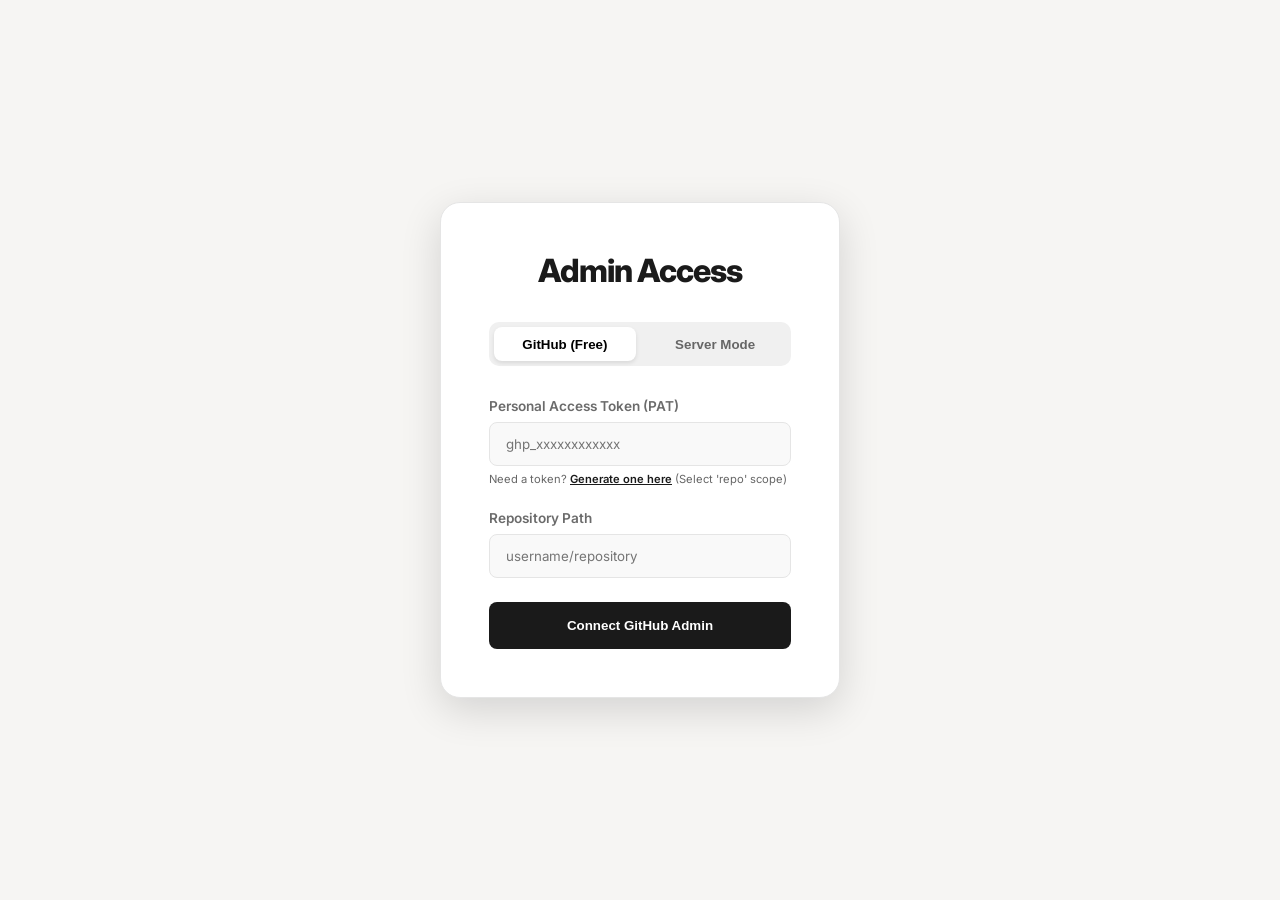
<file: adminkota.html>
<!DOCTYPE html>
<html lang="en">

<head>
    <meta charset="UTF-8">
    <meta name="viewport" content="width=device-width, initial-scale=1.0">
    <title>Kota Doria | Admin Panel</title>
    <link href="https://fonts.googleapis.com/css2?family=Inter:wght@400;600;800&display=swap" rel="stylesheet">
    <link rel="stylesheet" href="styles.css">
</head>

<body>
    <div class="blob-bg"></div>
    <div class="blob-bg blob-2"></div>

    <nav class="glass-nav">
        <div class="nav-container">
            <h1 class="logo">Kota Doria <span
                    style="font-size: 1rem; color: var(--text-secondary); font-weight: 400;">Admin</span></h1>
            <ul class="nav-links">
                <li><a href="orders.html" style="color:#fbbf24;font-weight:600;">📋 Orders</a></li>
                <li><a href="aiphoto.html" style="color:#a8b8ff;font-weight:600;">✨ AI Studio</a></li>
                <li><a href="index.html">View Catalog</a></li>
                <li><a href="#" id="logout-btn">Logout</a></li>
            </ul>
        </div>
    </nav>

    <main class="catalog-section" style="padding-top: 4rem;">

        <!-- Upload Product Form -->
        <div
            style="max-width: 600px; margin: 0 auto 3rem; background: var(--glass-bg); padding: 2.5rem; border-radius: 20px; border: 1px solid var(--glass-border); backdrop-filter: blur(16px);">
            <h2 style="margin-bottom: 2rem; font-size: 2rem;">Add New Product</h2>

            <form id="upload-form" style="display: flex; flex-direction: column; gap: 1.5rem;">
                <div id="status-message" style="display: none; padding: 1rem; border-radius: 8px; font-weight: 500;">
                </div>

                <div style="display: flex; flex-direction: column; gap: 0.5rem;">
                    <label for="title" style="color: var(--text-secondary); font-size: 0.9rem;">Product Title</label>
                    <input type="text" id="title" name="title" required
                        style="background: rgba(0,0,0,0.2); border: 1px solid var(--glass-border); padding: 0.8rem 1rem; border-radius: 8px; color: white; font-family: inherit;">
                </div>

                <div style="display: flex; gap: 1rem;">
                    <div style="display: flex; flex-direction: column; gap: 0.5rem; flex: 1;">
                        <label for="price" style="color: var(--text-secondary); font-size: 0.9rem;">Price (₹ per
                            piece)</label>
                        <input type="number" id="price" name="price" required min="0" step="0.01"
                            style="background: rgba(0,0,0,0.2); border: 1px solid var(--glass-border); padding: 0.8rem 1rem; border-radius: 8px; color: white; font-family: inherit;">
                    </div>

                    <div style="display: flex; flex-direction: column; gap: 0.5rem; flex: 1;">
                        <label for="category" style="color: var(--text-secondary); font-size: 0.9rem;">Category</label>
                        <div style="display: flex; gap: 0.5rem;">
                            <select id="category" name="category" required
                                style="background: rgba(0,0,0,0.2); border: 1px solid var(--glass-border); padding: 0.8rem 1rem; border-radius: 8px; color: white; font-family: inherit; flex-grow: 1;">
                                <!-- Dynamic categories -->
                            </select>
                            <button type="button" id="add-cat-ui-btn" style="
                                background: rgba(0,0,0,0.2); border: 1px solid var(--glass-border);
                                border-radius: 8px; cursor: pointer; padding: 0 0.75rem;
                                font-size: 1.2rem; color: white; font-family: inherit;">
                                +
                            </button>
                        </div>
                    </div>
                </div>

                <!-- Hidden Add Category Panel -->
                <div id="new-cat-panel"
                    style="display: none; margin-bottom: 0.5rem; padding: 1rem; background: rgba(0,0,0,0.1); border: 1px solid var(--glass-border); border-radius: 8px;">
                    <label
                        style="font-size: 0.8rem; margin-bottom: 0.5rem; display: block; color: var(--text-secondary);">New
                        Category Name</label>
                    <div style="display: flex; gap: 0.5rem;">
                        <input type="text" id="new-cat-name" placeholder="Handloom"
                            style="background: rgba(0,0,0,0.2); border: 1px solid var(--glass-border); padding: 0.8rem 1rem; border-radius: 8px; color: white; font-family: inherit; flex-grow: 1;">
                        <button type="button" id="submit-new-cat"
                            style="background: var(--accent); color: white; border: none; padding: 0 1rem; border-radius: 8px; font-family: inherit; font-size: 1rem; font-weight: 600; cursor: pointer; transition: background 0.3s;"
                            onmouseover="this.style.background='var(--accent-hover)'"
                            onmouseout="this.style.background='var(--accent)'">Add</button>
                    </div>
                </div>

                <div style="display: flex; flex-direction: column; gap: 0.5rem;">
                    <label for="description"
                        style="color: var(--text-secondary); font-size: 0.9rem;">Description</label>
                    <textarea id="description" name="description" rows="4" required
                        style="background: rgba(0,0,0,0.2); border: 1px solid var(--glass-border); padding: 0.8rem 1rem; border-radius: 8px; color: white; font-family: inherit; resize: vertical;"></textarea>
                </div>

                <div style="display: flex; flex-direction: column; gap: 0.5rem;">
                    <label for="images" style="color: var(--text-secondary); font-size: 0.9rem;">Product Images (select
                        multiple)</label>
                    <input type="file" id="images" name="images" accept="image/*" multiple required
                        style="background: rgba(0,0,0,0.2); border: 1px solid var(--glass-border); padding: 0.8rem 1rem; border-radius: 8px; color: white; font-family: inherit;">
                </div>

                <button type="submit"
                    style="background: var(--accent); color: white; border: none; padding: 1rem; border-radius: 8px; font-family: inherit; font-size: 1rem; font-weight: 600; cursor: pointer; margin-top: 1rem; transition: background 0.3s;"
                    onmouseover="this.style.background='var(--accent-hover)'"
                    onmouseout="this.style.background='var(--accent)'">
                    Upload to Catalog
                </button>
            </form>
        </div>

        <!-- Manage Products (Delete) -->
        <div
            style="max-width: 900px; margin: 0 auto; background: var(--glass-bg); padding: 2.5rem; border-radius: 20px; border: 1px solid var(--glass-border); backdrop-filter: blur(16px);">
            <h2 style="margin-bottom: 2rem; font-size: 1.8rem;">Manage Products</h2>
            <div id="admin-product-grid" class="product-grid"
                style="grid-template-columns: repeat(auto-fill, minmax(220px, 1fr));">
                <p id="admin-loading" style="color: var(--text-secondary); grid-column: 1/-1;">Loading products...</p>
            </div>
        </div>

    </main>

    <!-- Edit Product Modal -->
        <div id="edit-modal" style="display: none; position: fixed; top: 0; left: 0; width: 100%; height: 100%; background: rgba(0,0,0,0.65); backdrop-filter: blur(8px); z-index: 1000; justify-content: center; align-items: center; padding: 1rem;">
            <div style="background: var(--glass-bg); padding: 2.5rem; border-radius: 20px; border: 1px solid var(--glass-border); width: 100%; max-width: 620px; max-height: 92vh; overflow-y: auto; color: var(--text-primary);">
                <div style="display: flex; justify-content: space-between; align-items: center; margin-bottom: 2rem;">
                    <h2 style="font-size: 1.8rem; margin: 0; color: white;">✏️ Edit Product</h2>
                    <button id="close-edit-modal" style="background: rgba(255,255,255,0.08); border: 1px solid var(--glass-border); color: white; font-size: 1.4rem; cursor: pointer; line-height: 1; width: 36px; height: 36px; border-radius: 50%; display: grid; place-items: center; transition: background 0.2s;" onmouseover="this.style.background='rgba(239,68,68,0.25)'" onmouseout="this.style.background='rgba(255,255,255,0.08)'">&times;</button>
                </div>

                <form id="edit-form" style="display: flex; flex-direction: column; gap: 1.5rem;">
                    <input type="hidden" id="edit-id">

                    <div style="display: flex; flex-direction: column; gap: 0.5rem;">
                        <label for="edit-title" style="color: var(--text-secondary); font-size: 0.9rem;">Product Title</label>
                        <input type="text" id="edit-title" name="title" required style="background: rgba(0,0,0,0.2); border: 1px solid var(--glass-border); padding: 0.8rem 1rem; border-radius: 8px; color: white; font-family: inherit;">
                    </div>

                    <div style="display: flex; gap: 1rem;">
                        <div style="display: flex; flex-direction: column; gap: 0.5rem; flex: 1;">
                            <label for="edit-price" style="color: var(--text-secondary); font-size: 0.9rem;">Price (₹ per piece)</label>
                            <input type="number" id="edit-price" name="price" required min="0" step="0.01" style="background: rgba(0,0,0,0.2); border: 1px solid var(--glass-border); padding: 0.8rem 1rem; border-radius: 8px; color: white; font-family: inherit;">
                        </div>
                        <div style="display: flex; flex-direction: column; gap: 0.5rem; flex: 1;">
                            <label for="edit-category" style="color: var(--text-secondary); font-size: 0.9rem;">Category</label>
                            <select id="edit-category" name="category" required style="background: rgba(0,0,0,0.2); border: 1px solid var(--glass-border); padding: 0.8rem 1rem; border-radius: 8px; color: white; font-family: inherit; width: 100%;">
                                <!-- Categories populated by JS -->
                            </select>
                        </div>
                    </div>

                    <div style="display: flex; flex-direction: column; gap: 0.5rem;">
                        <label for="edit-description" style="color: var(--text-secondary); font-size: 0.9rem;">Description</label>
                        <textarea id="edit-description" name="description" rows="4" required style="background: rgba(0,0,0,0.2); border: 1px solid var(--glass-border); padding: 0.8rem 1rem; border-radius: 8px; color: white; font-family: inherit; resize: vertical;"></textarea>
                    </div>

                    <!-- ── Photo Management ── -->
                    <div style="background: rgba(102,126,234,0.06); border: 1px solid rgba(102,126,234,0.28); border-radius: 14px; padding: 1.4rem; display: flex; flex-direction: column; gap: 1.1rem;">
                        <div style="display: flex; align-items: center; justify-content: space-between;">
                            <span style="color: #a8b8ff; font-weight: 700; font-size: 1rem;">📸 Product Photos</span>
                            <span id="edit-photo-count" style="font-size: 0.78rem; background: rgba(102,126,234,0.15); border: 1px solid rgba(102,126,234,0.3); color: #c7d2fe; padding: 0.2rem 0.65rem; border-radius: 20px;"></span>
                        </div>
                        <!-- Current photo thumbnails (JS renders here) -->
                        <div id="edit-photos-grid" style="display: grid; grid-template-columns: repeat(auto-fill, minmax(110px, 1fr)); gap: 0.8rem;"></div>
                        <!-- Add new photos -->
                        <div style="border-top: 1px solid rgba(255,255,255,0.08); padding-top: 1.1rem; display: flex; flex-direction: column; gap: 0.5rem;">
                            <label for="edit-new-images" style="color: var(--text-secondary); font-size: 0.85rem; font-weight: 600;">➕ Add More Photos</label>
                            <input type="file" id="edit-new-images" accept="image/*" multiple style="background: rgba(0,0,0,0.2); border: 1px solid var(--glass-border); padding: 0.7rem 1rem; border-radius: 8px; color: white; font-family: inherit;">
                        </div>
                    </div>

                    <button type="submit" id="save-edit-btn" style="background: var(--accent); color: white; border: none; padding: 1rem; border-radius: 8px; font-family: inherit; font-size: 1rem; font-weight: 600; cursor: pointer; margin-top: 0.5rem; transition: background 0.3s;" onmouseover="this.style.background='var(--accent-hover)'" onmouseout="this.style.background='var(--accent)'">
                        💾 Save Changes
                    </button>
                </form>
            </div>
        </div>

    <script src="admin.js"></script>
</body>

</html>
</file>
<file: styles.css>
/* ─── Google Fonts ─── */
@import url('https://fonts.googleapis.com/css2?family=Inter:wght@300;400;500;600;700;800&display=swap');

:root {
    --bg: #f6f5f3;
    --surface: #ffffff;
    --border: #e5e5e5;
    --border-dark: #d1d1d1;
    --text-primary: #1a1a1a;
    --text-secondary: #6b6b6b;
    --text-muted: #9a9a9a;
    --accent: #2a2a2a;
    --accent-hover: #111111;
    --badge-bg: #f0ede8;
    --badge-text: #5a4a36;
    --price-color: #1a1a1a;
    --cta-bg: #1a1a1a;
    --cta-text: #ffffff;
    --cta-hover: #333;
    --shadow-sm: 0 1px 3px rgba(0, 0, 0, 0.08);
    --shadow-md: 0 4px 16px rgba(0, 0, 0, 0.10);
    --shadow-lg: 0 12px 40px rgba(0, 0, 0, 0.14);
    --radius-sm: 8px;
    --radius-md: 14px;
    --radius-lg: 20px;
}

* {
    margin: 0;
    padding: 0;
    box-sizing: border-box;
}

html {
    scroll-behavior: smooth;
}

body {
    font-family: 'Inter', 'Outfit', sans-serif;
    background-color: var(--bg);
    color: var(--text-primary);
    min-height: 100vh;
    overflow-x: hidden;
}

/* ─── Navigation ─── */
.glass-nav {
    position: sticky;
    top: 0;
    z-index: 100;
    background: rgba(255, 255, 255, 0.92);
    backdrop-filter: blur(20px);
    -webkit-backdrop-filter: blur(20px);
    border-bottom: 1px solid var(--border);
    padding: 0;
}

.nav-container {
    max-width: 1280px;
    margin: 0 auto;
    padding: 0 2rem;
    display: flex;
    justify-content: space-between;
    align-items: center;
    height: 64px;
}

.logo {
    font-size: 1.25rem;
    font-weight: 800;
    letter-spacing: -0.5px;
    color: var(--text-primary);
    background: none;
    -webkit-background-clip: unset;
    background-clip: unset;
    -webkit-text-fill-color: unset;
}

.nav-links {
    list-style: none;
    display: flex;
    gap: 2.5rem;
    align-items: center;
}

.nav-links a {
    color: var(--text-secondary);
    text-decoration: none;
    font-size: 0.9rem;
    font-weight: 500;
    transition: color 0.2s;
    letter-spacing: 0.01em;
}

.nav-links a:hover,
.nav-links a.active {
    color: var(--text-primary);
}

/* ─── Hero / Banner ─── */
.hero {
    background: #1a1a1a;
    background: linear-gradient(135deg, #1a1a1a 0%, #3a2a1a 100%);
    padding: 6rem 2rem 5rem;
    text-align: center;
    min-height: 400px;
    display: flex;
    align-items: center;
    justify-content: center;
}

.hero-content {
    max-width: 680px;
    margin: 0 auto;
}

.hero-title {
    font-size: 3rem;
    font-weight: 800;
    line-height: 1.15;
    margin-bottom: 1rem;
    color: #fff;
    letter-spacing: -1px;
}

.hero-title span {
    color: #d4a96a;
    display: block;
}

.hero-subtitle {
    font-size: 1rem;
    color: rgba(255, 255, 255, 0.65);
    line-height: 1.7;
    margin-bottom: 2rem;
}

.contact-strip {
    display: flex;
    gap: 1rem;
    justify-content: center;
    flex-wrap: wrap;
    margin-top: 2rem;
}

.contact-btn {
    display: inline-flex;
    align-items: center;
    gap: 0.5rem;
    background: rgba(255, 255, 255, 0.1);
    border: 1px solid rgba(255, 255, 255, 0.2);
    color: #fff;
    padding: 0.65rem 1.5rem;
    border-radius: 30px;
    font-family: inherit;
    font-size: 0.9rem;
    font-weight: 600;
    text-decoration: none;
    transition: all 0.25s ease;
    backdrop-filter: blur(8px);
}

.contact-btn:hover {
    background: rgba(255, 255, 255, 0.2);
    transform: translateY(-2px);
}

/* ─── Scroll Down Arrow ─── */
.scroll-down-arrow {
    display: inline-flex;
    justify-content: center;
    align-items: center;
    margin-top: 1.5rem;
    color: #fff;
    width: 44px;
    height: 44px;
    border-radius: 50%;
    background: rgba(255, 255, 255, 0.1);
    backdrop-filter: blur(8px);
    transition: all 0.3s ease;
    animation: bounce 2s infinite;
}

.scroll-down-arrow:hover {
    background: rgba(255, 255, 255, 0.2);
    color: #d4a96a;
}

@keyframes bounce {
    0%, 20%, 50%, 80%, 100% { transform: translateY(0); }
    40% { transform: translateY(10px); }
    60% { transform: translateY(5px); }
}

/* ─── Catalog Section ─── */
.catalog-section {
    max-width: 1280px;
    margin: 0 auto;
    padding: 3rem 2rem 6rem;
}

/* ─── MOQ Badge ─── */
.moq-badge {
    display: inline-flex;
    flex-direction: column;
    align-items: center;
    background: #d4a96a;
    color: #1a1a1a;
    padding: 0.75rem 2rem;
    border-radius: var(--radius-md);
    margin-top: 1.5rem;
    box-shadow: 0 4px 20px rgba(212, 169, 106, 0.3);
    border: 1px solid rgba(255, 255, 255, 0.2);
}

.moq-label {
    font-size: 0.65rem;
    font-weight: 700;
    text-transform: uppercase;
    letter-spacing: 1.5px;
    opacity: 0.8;
}

.moq-value {
    font-size: 1.5rem;
    font-weight: 800;
    color: #1a1a1a;
    display: block;
    margin-top: 0.2rem;
}

/* ─── Footer MOQ Logic ─── */
.footer-moq {
    margin-bottom: 1rem;
    display: inline-block;
    background: #d4a96a;
    color: #1a1a1a;
    padding: 0.4rem 1rem;
    border-radius: 8px;
    font-weight: 800;
    font-size: 0.9rem;
    text-transform: uppercase;
    letter-spacing: 0.5px;
}

/* ─── Filters (Dropdown for modern look) ─── */
.filters {
    margin-bottom: 2.5rem;
    border-bottom: 1px solid var(--border);
    padding-bottom: 2rem;
    display: flex;
    justify-content: center;
}

.category-dropdown {
    width: 100%;
    max-width: 400px;
    padding: 0.8rem 1.2rem;
    font-family: inherit;
    font-size: 1rem;
    font-weight: 500;
    color: var(--text-primary);
    background: var(--surface);
    border: 2px solid var(--border);
    border-radius: var(--radius-md);
    cursor: pointer;
    transition: all 0.2s ease;
    appearance: none;
    background-image: url("data:image/svg+xml,%3Csvg xmlns='http://www.w3.org/2000/svg' width='24' height='24' viewBox='0 0 24 24' fill='none' stroke='%23666' stroke-width='2' stroke-linecap='round' stroke-linejoin='round'%3E%3Cpolyline points='6 9 12 15 18 9'%3E%3C/polyline%3E%3C/svg%3E");
    background-repeat: no-repeat;
    background-position: right 1rem center;
    background-size: 1rem;
}

.category-dropdown:hover,
.category-dropdown:focus {
    border-color: var(--accent);
    outline: none;
    box-shadow: var(--shadow-sm);
}

/* ─── Product Grid ─── */
.product-grid {
    display: grid;
    grid-template-columns: repeat(auto-fill, minmax(300px, 1fr));
    gap: 2rem;
    scroll-margin-top: 90px;
}

/* ─── Product Card — Shopify Style ─── */
.product-card {
    background: var(--surface);
    border-radius: var(--radius-lg);
    overflow: hidden;
    box-shadow: var(--shadow-sm);
    border: 1px solid var(--border);
    transition: box-shadow 0.3s ease, transform 0.3s ease;
    display: flex;
    flex-direction: column;
}

.product-card:hover {
    box-shadow: var(--shadow-lg);
    transform: translateY(-4px);
}

/* ─── Main Image Area ─── */
.card-img-wrapper {
    width: 100%;
    /* Remove fixed height to allow original proportions */
    height: auto;
    min-height: 200px;
    overflow: hidden;
    position: relative;
    background: #f3f0eb;
    cursor: zoom-in;
}

.card-img-wrapper:hover .main-img {
    transform: scale(1.02);
}

.main-img {
    width: 100%;
    height: auto;
    display: block;
    transition: transform 0.5s ease;
    /* Ensure image fills the width while maintaining ratio */
}

/* ─── Thumbnail Strip ─── */
.thumbnail-strip {
    display: flex;
    gap: 8px;
    padding: 10px 14px;
    background: var(--surface);
    border-bottom: 1px solid var(--border);
    overflow-x: auto;
    scrollbar-width: none;
    -ms-overflow-style: none;
}

.thumbnail-strip::-webkit-scrollbar {
    display: none;
}

.thumb-img {
    width: 56px;
    height: 56px;
    object-fit: cover;
    border-radius: var(--radius-sm);
    cursor: pointer;
    border: 2px solid transparent;
    flex-shrink: 0;
    transition: border-color 0.2s, opacity 0.2s;
    opacity: 0.65;
}

.thumb-img:hover {
    opacity: 1;
}

.thumb-img.active {
    border-color: var(--accent);
    opacity: 1;
}

/* ─── Category Badge (top-left) ─── */
.card-category-badge {
    position: absolute;
    top: 12px;
    left: 12px;
    background: rgba(255, 255, 255, 0.9);
    backdrop-filter: blur(6px);
    color: var(--badge-text);
    padding: 0.3rem 0.75rem;
    border-radius: 20px;
    font-size: 0.7rem;
    font-weight: 600;
    text-transform: uppercase;
    letter-spacing: 1.2px;
    border: 1px solid var(--border);
    box-shadow: var(--shadow-sm);
}

/* ─── Image Count Badge (bottom-right) ─── */
.img-count-badge {
    position: absolute;
    bottom: 12px;
    right: 12px;
    background: rgba(0, 0, 0, 0.55);
    color: #fff;
    padding: 0.25rem 0.6rem;
    border-radius: 20px;
    font-size: 0.72rem;
    font-weight: 500;
    pointer-events: none;
    letter-spacing: 0.04em;
}

/* ─── Card Content ─── */
.card-content {
    padding: 1.25rem 1.25rem 1.5rem;
    display: flex;
    flex-direction: column;
    flex-grow: 1;
}

.card-category-label {
    font-size: 0.72rem;
    font-weight: 600;
    letter-spacing: 1.2px;
    text-transform: uppercase;
    color: var(--text-muted);
    margin-bottom: 0.4rem;
}

.card-title {
    font-size: 1.05rem;
    font-weight: 700;
    line-height: 1.35;
    color: var(--text-primary);
    margin-bottom: 0.5rem;
    letter-spacing: -0.2px;
}

.card-desc {
    color: var(--text-secondary);
    font-size: 0.85rem;
    line-height: 1.6;
    margin-bottom: 1rem;
    flex-grow: 1;
}

/* ─── Price + Actions Row ─── */
.card-footer {
    display: flex;
    align-items: center;
    justify-content: space-between;
    gap: 0.75rem;
    margin-top: auto;
    padding-top: 0.75rem;
    border-top: 1px solid var(--border);
}

.card-price {
    font-size: 1.3rem;
    font-weight: 800;
    color: var(--price-color);
    letter-spacing: -0.5px;
}

.card-price sup {
    font-size: 0.85rem;
    font-weight: 700;
    vertical-align: super;
    letter-spacing: 0;
}

.order-now-btn {
    display: inline-flex;
    align-items: center;
    justify-content: center;
    gap: 0.4rem;
    background: var(--cta-bg);
    border: none;
    color: var(--cta-text);
    padding: 0.7rem 1.4rem;
    border-radius: var(--radius-sm);
    font-family: inherit;
    font-size: 0.9rem;
    font-weight: 700;
    cursor: pointer;
    text-decoration: none;
    transition: background 0.2s ease, transform 0.15s ease;
    letter-spacing: 0.02em;
    white-space: nowrap;
}

.order-now-btn:hover {
    background: var(--cta-hover);
    transform: translateY(-2px);
    box-shadow: 0 4px 12px rgba(0,0,0,0.15);
}

.order-now-btn svg {
    width: 14px;
    height: 14px;
    fill: currentColor;
    flex-shrink: 0;
}

/* ─── Blob BG (hidden in new design) ─── */
.blob-bg {
    display: none;
}

/* ─── Footer ─── */
.glass-footer {
    text-align: center;
    padding: 2.5rem 2rem;
    border-top: 1px solid var(--border);
    background: var(--surface);
    color: var(--text-secondary);
    font-size: 0.88rem;
}

.footer-contact h3 {
    color: var(--text-primary);
}

.footer-contact a {
    color: var(--accent);
}

/* ─── Slide Arrows ─── */
.slide-arrow {
    position: absolute;
    top: 50%;
    transform: translateY(-50%);
    background: rgba(255, 255, 255, 0.85);
    border: none;
    width: 32px;
    height: 32px;
    border-radius: 50%;
    display: flex;
    align-items: center;
    justify-content: center;
    cursor: pointer;
    box-shadow: 0 2px 8px rgba(0, 0, 0, 0.15);
    opacity: 0;
    transition: opacity 0.2s, background 0.2s, transform 0.2s;
    color: var(--text-primary);
    z-index: 10;
}

.card-img-wrapper:hover .slide-arrow {
    opacity: 1;
}

.slide-arrow svg {
    width: 18px;
    height: 18px;
}

.slide-arrow:hover {
    background: #fff;
    transform: translateY(-50%) scale(1.1);
}

.prev-arrow {
    left: 8px;
}

.next-arrow {
    right: 8px;
}

/* Lightbox Arrows */
.lightbox-arrow {
    position: absolute;
    top: 50%;
    transform: translateY(-50%);
    background: rgba(255, 255, 255, 0.15);
    border: 1px solid rgba(255, 255, 255, 0.2);
    color: white;
    width: 48px;
    height: 48px;
    border-radius: 50%;
    display: flex;
    align-items: center;
    justify-content: center;
    cursor: pointer;
    transition: background 0.2s;
    z-index: 10000;
}

.lightbox-arrow:hover {
    background: rgba(255, 255, 255, 0.3);
}

.lightbox-arrow svg {
    width: 28px;
    height: 28px;
}

.lightbox-prev {
    left: 1.5rem;
}

.lightbox-next {
    right: 1.5rem;
}

/* ─── Lightbox ─── */
.lightbox-overlay {
    display: none;
    position: fixed;
    inset: 0;
    background: rgba(0, 0, 0, 0.88);
    z-index: 9999;
    align-items: center;
    justify-content: center;
    animation: fadeIn 0.2s ease;
    cursor: zoom-out;
}

.lightbox-overlay.open {
    display: flex;
}

.lightbox-img {
    max-width: 90vw;
    max-height: 90vh;
    object-fit: contain;
    border-radius: var(--radius-md);
    box-shadow: 0 20px 60px rgba(0, 0, 0, 0.5);
}

.lightbox-close {
    position: absolute;
    top: 1.5rem;
    right: 1.5rem;
    background: rgba(255, 255, 255, 0.15);
    border: 1px solid rgba(255, 255, 255, 0.2);
    color: white;
    width: 40px;
    height: 40px;
    border-radius: 50%;
    display: flex;
    align-items: center;
    justify-content: center;
    cursor: pointer;
    font-size: 1.2rem;
    transition: background 0.2s;
    z-index: 10000;
}

.lightbox-close:hover {
    background: rgba(255, 255, 255, 0.3);
}

@keyframes fadeIn {
    from {
        opacity: 0;
    }

    to {
        opacity: 1;
    }
}

/* ─── Responsive ─── */
@media (max-width: 768px) {
    .slide-arrow {
        opacity: 0.8; /* Always visible on mobile */
    }
    .lightbox-prev { left: 0.5rem; }
    .lightbox-next { right: 0.5rem; }
    .lightbox-arrow { width: 40px; height: 40px; }
    .lightbox-arrow svg { width: 24px; height: 24px; }

    .hero-title {
        font-size: 2.1rem;
    }

    .filters {
        justify-content: center;
    }

    .product-grid {
        grid-template-columns: repeat(auto-fill, minmax(260px, 1fr));
        gap: 1.25rem;
    }

    .card-img-wrapper {
        height: auto;
    }

    .nav-links {
        display: flex;
        gap: 1.2rem;
    }

    .nav-links li:not(:last-child):not(:nth-last-child(2)) {
        display: none;
        /* Hide 'Catalog' and long links on small mobile if needed */
    }

    .nav-links a {
        font-size: 0.8rem;
    }

    .card-footer {
        flex-direction: column;
        align-items: flex-start;
    }

    .order-now-btn {
        width: 100%;
    }
}

@media (max-width: 480px) {
    .product-grid {
        grid-template-columns: 1fr;
    }

    .card-img-wrapper {
        height: auto;
    }
}

/* ─── Admin panel overrides ─── */
.card-header {
    display: flex;
    justify-content: space-between;
    align-items: flex-start;
    margin-bottom: 0.5rem;
}

/* ─── Entrance Animation ─── */
@keyframes cardIn {
    from {
        opacity: 0;
        transform: translateY(24px);
    }

    to {
        opacity: 1;
        transform: translateY(0);
    }
}

.card-animate {
    animation: cardIn 0.4s ease both;
}

/* ─── Skeleton Loader ─── */
.skeleton {
    background: linear-gradient(90deg, #ececec 25%, #f5f5f5 50%, #ececec 75%);
    background-size: 200% 100%;
    animation: skeleton-loading 1.5s infinite linear;
}

@keyframes skeleton-loading {
    from {
        background-position: 200% 0;
    }

    to {
        background-position: -200% 0;
    }
}

.skeleton-card {
    height: 450px;
    border-radius: var(--radius-lg);
    background: var(--surface);
    border: 1px solid var(--border);
    display: flex;
    flex-direction: column;
}

.skeleton-img {
    height: 260px;
    border-radius: var(--radius-lg) var(--radius-lg) 0 0;
}

.skeleton-text {
    height: 1.2rem;
    margin: 1rem 1.25rem 0.5rem;
    border-radius: 4px;
    width: 60%;
}

.skeleton-desc {
    height: 0.8rem;
    margin: 0 1.25rem;
    border-radius: 4px;
    width: 85%;
}

.skeleton-price {
    height: 2rem;
    margin: auto 1.25rem 1.5rem;
    border-radius: 8px;
    width: 40%;
}
</file>
